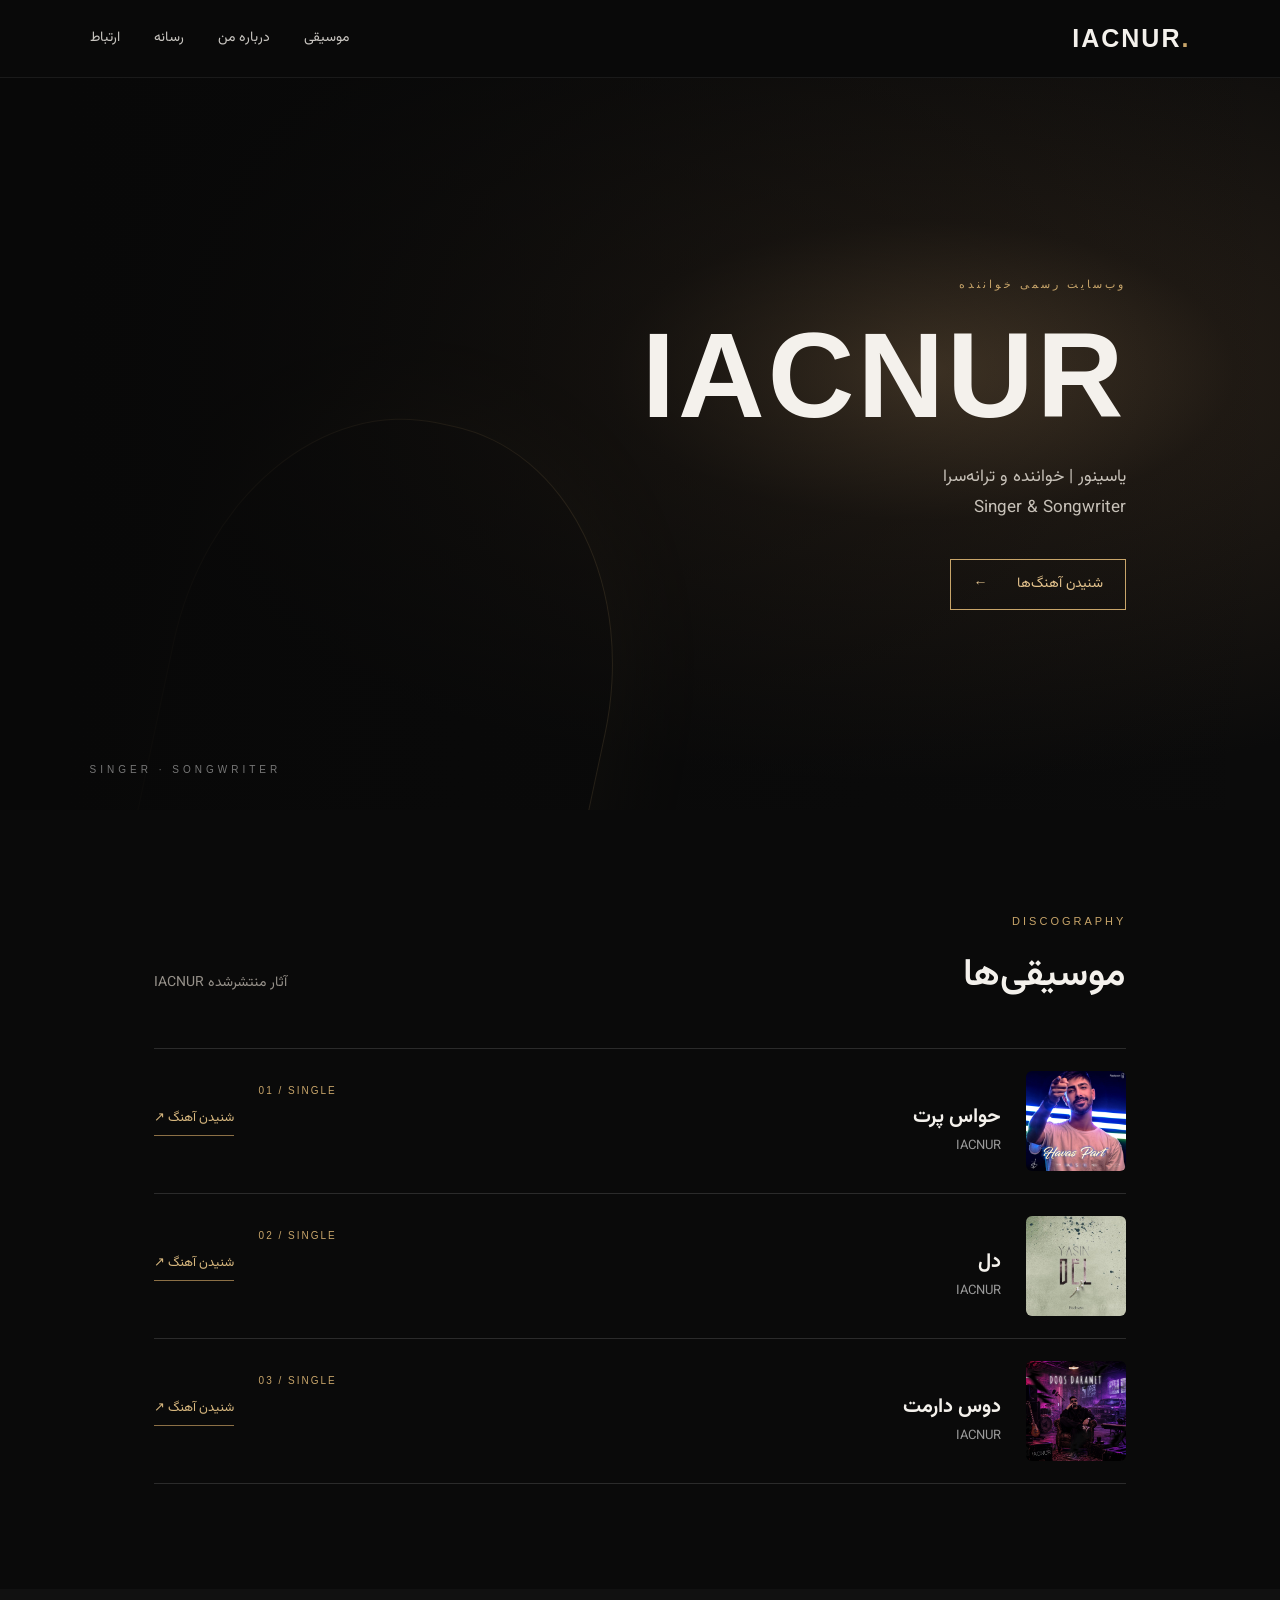
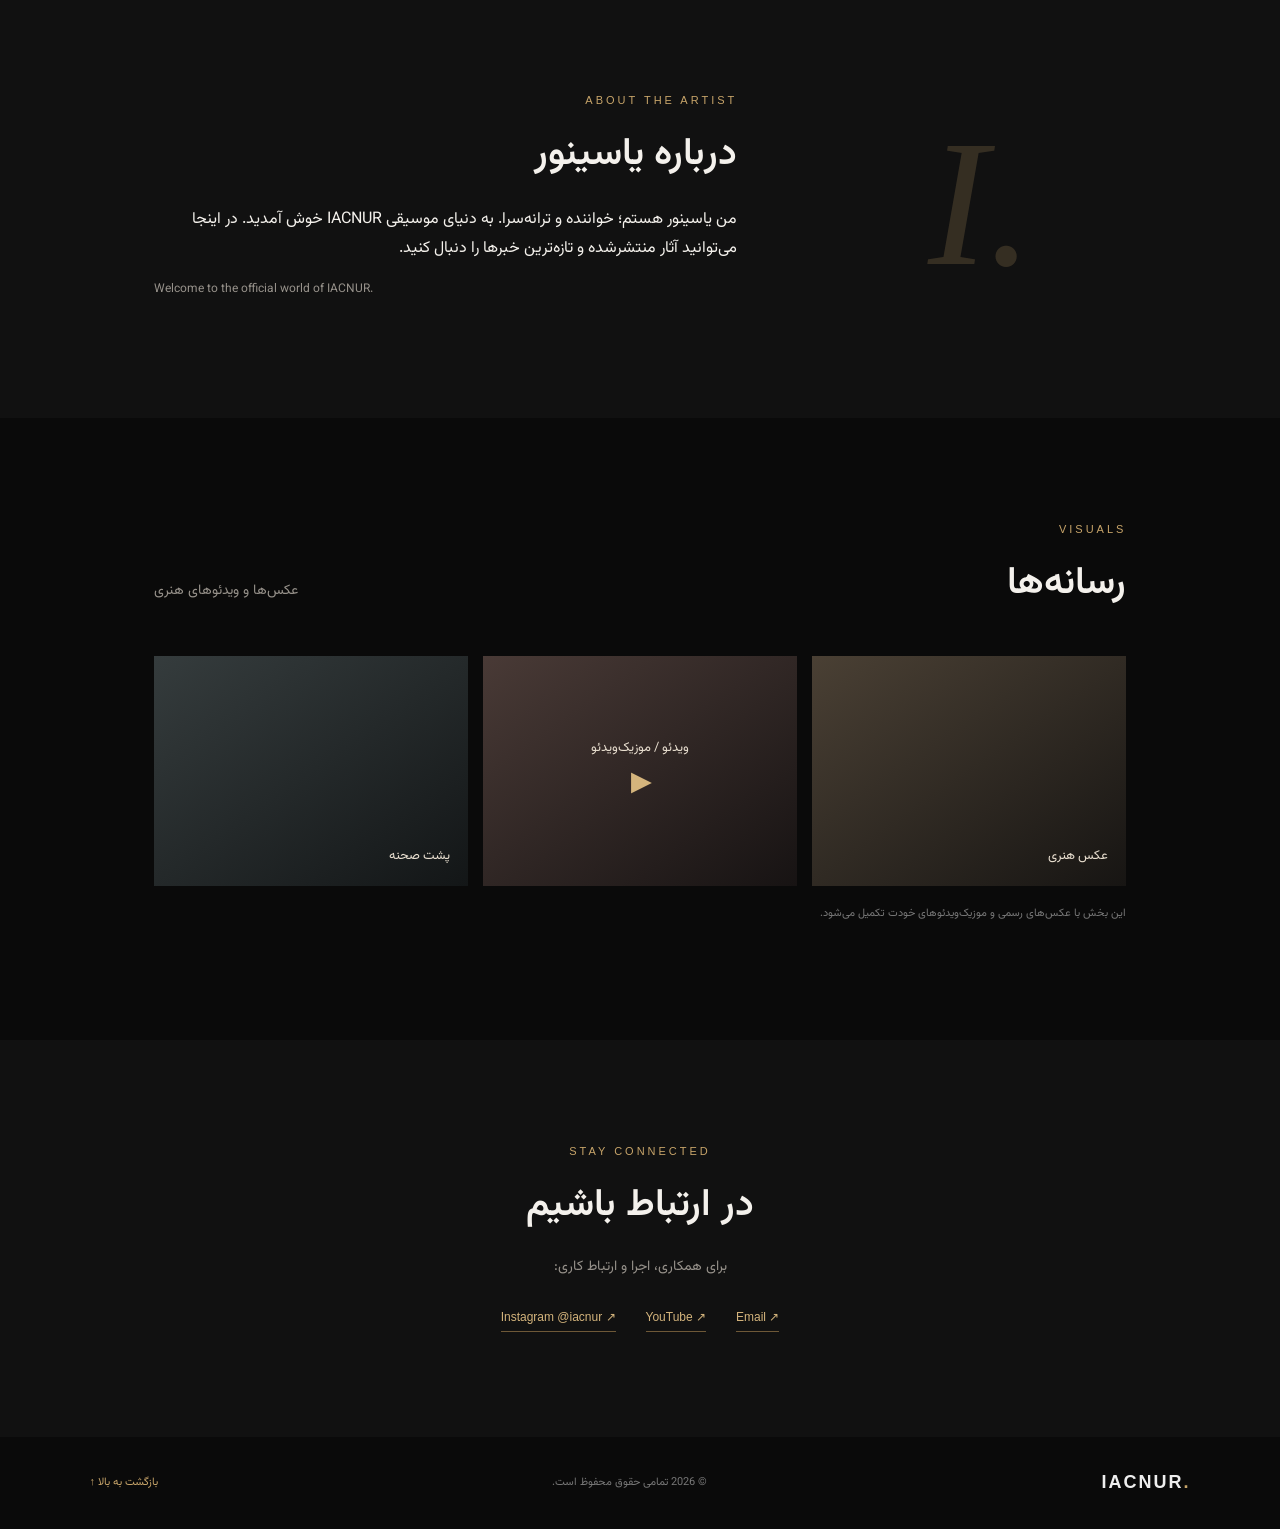
<file: index.html>
<!DOCTYPE html>

<html lang="fa" dir="rtl">

<head>

  <meta charset="UTF-8">

  <meta name="viewport" content="width=device-width, initial-scale=1">

  <meta name="theme-color" content="#090909">

  <title>یاسینور (IACNUR) | وب‌سایت رسمی خواننده و ترانه‌سرا</title>

  <meta name="description" content="وب‌سایت رسمی یاسینور (IACNUR)، خواننده و ترانه‌سرا. شنیدن آهنگ‌های حواس پرت، دل و دوس دارمت و دنبال کردن آثار رسمی.">

  <meta name="keywords" content="یاسینور, IACNUR, Yasin Noury, یاسین نوری, خواننده, ترانه سرا, حواس پرت, دل, دوس دارمت">

  <meta name="author" content="یاسینور - IACNUR">

  <meta name="robots" content="index, follow, max-image-preview:large">

  <link rel="canonical" href="https://iacnurr.github.io/iacnur/">

  <meta property="og:type" content="website">

  <meta property="og:locale" content="fa_IR">

  <meta property="og:site_name" content="IACNUR">

  <meta property="og:title" content="یاسینور (IACNUR) | وب‌سایت رسمی">

  <meta property="og:description" content="وب‌سایت رسمی یاسینور؛ خواننده و ترانه‌سرا. آثار منتشرشده و موسیقی IACNUR.">

  <meta property="og:url" content="https://iacnurr.github.io/iacnur/">

  <script type="application/ld+json">

  {

    "@context": "https://schema.org",

    "@type": "Person",

    "name": "یاسینور",

    "alternateName": ["IACNUR", "Yasin Noury", "یاسین نوری"],

    "jobTitle": ["خواننده", "ترانه‌سرا"],

    "url": "https://iacnurr.github.io/iacnur/",

    "sameAs": [

      "https://www.instagram.com/iacnur/"

    ]

  }

  </script>

  <link rel="preconnect" href="https://fonts.googleapis.com">

  <link rel="preconnect" href="https://fonts.gstatic.com" crossorigin>

  <link href="https://fonts.googleapis.com/css2?family=Vazirmatn:wght@300;400;500;600;700;800&display=swap" rel="stylesheet">

  <link rel="stylesheet" href="style.css">

</head>
<body>
  <header class="topbar">
    <a class="brand" href="#home" aria-label="صفحه اصلی">IACNUR<span>.</span></a>
    <button class="menu-toggle" aria-label="باز کردن منو" aria-expanded="false">☰</button>
    <nav id="nav">
      <a href="#music">موسیقی</a>
      <a href="#about">درباره من</a>
      <a href="#gallery">رسانه</a>
      <a href="#contact">ارتباط</a>
    </nav>
  </header>

  <main>
    <section class="hero" id="home">
      <div class="hero-shade"></div>
      <div class="hero-content">
        <p class="eyebrow">وب‌سایت رسمی خواننده</p>
        <h1>IACNUR</h1>
        <p class="hero-sub">یاسینور | خواننده و ترانه‌سرا<br><span dir="ltr">Singer &amp; Songwriter</span></p>
        <a class="primary-btn" href="#music">شنیدن آهنگ‌ها <span>←</span></a>
      </div>
      <div class="hero-note">SINGER · SONGWRITER</div>
    </section>

    <section class="section music-section" id="music">
      <div class="section-heading">
        <div><p class="eyebrow">DISCOGRAPHY</p><h2>موسیقی‌ها</h2></div>
        <p class="muted">آثار منتشرشده IACNUR</p>
      </div>
      <div class="tracks">
        <article class="track">
          <img class="song-cover" src="havas-part-cover.jpeg" alt="کاور رسمی آهنگ حواس پرت">
          <div class="track-info"><span class="track-number">01 / SINGLE</span><h3>حواس پرت</h3><p>IACNUR</p></div>
          <a class="listen" href="https://t.me/realyasn1/14" target="_blank" rel="noopener noreferrer" aria-label="شنیدن آهنگ حواس پرت">شنیدن آهنگ ↗</a>
        </article>
        <article class="track">
          <img class="song-cover" src="del-cover.jpeg" alt="کاور رسمی آهنگ دل">
          <div class="track-info"><span class="track-number">02 / SINGLE</span><h3>دل</h3><p>IACNUR</p></div>
          <a class="listen" href="https://t.me/realyasn1/36" target="_blank" rel="noopener noreferrer" aria-label="شنیدن آهنگ دل">شنیدن آهنگ ↗</a>
        </article>
        <article class="track">
          <img class="song-cover" src="doos-daramet-cover.jpeg" alt="کاور آهنگ دوس دارمت">
          <div class="track-info"><span class="track-number">03 / SINGLE</span><h3>دوس دارمت</h3><p>IACNUR</p></div>
          <a class="listen" href="https://t.me/realyasn1/47" target="_blank" rel="noopener noreferrer" aria-label="شنیدن آهنگ دوس دارمت">شنیدن آهنگ ↗</a>
        </article>
      </div>
    </section>

    <section class="about section" id="about">
      <div class="about-mark">I.</div>
      <div class="about-copy">
        <p class="eyebrow">ABOUT THE ARTIST</p>
        <h2>درباره یاسینور</h2>
        <p>من یاسینور هستم؛ خواننده و ترانه‌سرا. به دنیای موسیقی IACNUR خوش آمدید. در اینجا می‌توانید آثار منتشرشده و تازه‌ترین خبرها را دنبال کنید.</p>
        <p class="muted small" dir="ltr">Welcome to the official world of IACNUR.</p>
      </div>
    </section>

    <section class="section gallery-section" id="gallery">
      <div class="section-heading">
        <div><p class="eyebrow">VISUALS</p><h2>رسانه‌ها</h2></div>
        <p class="muted">عکس‌ها و ویدئوهای هنری</p>
      </div>
      <div class="gallery">
        <div class="gallery-card photo-placeholder"><span>عکس هنری</span></div>
        <div class="gallery-card video-placeholder"><span>ویدئو / موزیک‌ویدئو</span><b>▶</b></div>
        <div class="gallery-card studio-placeholder"><span>پشت صحنه</span></div>
      </div>
      <p class="hint">این بخش با عکس‌های رسمی و موزیک‌ویدئوهای خودت تکمیل می‌شود.</p>
    </section>

    <section class="contact section" id="contact">
      <p class="eyebrow">STAY CONNECTED</p>
      <h2>در ارتباط باشیم</h2>
      <p class="muted">برای همکاری، اجرا و ارتباط کاری:</p>
      <div class="socials">
        <a href="https://www.instagram.com/iacnur/" target="_blank" rel="noopener noreferrer" aria-label="اینستاگرام IACNUR">Instagram @iacnur ↗</a>
        <a href="#" aria-label="یوتیوب">YouTube ↗</a>
        <a href="mailto:hello@iacnur.com">Email ↗</a>
      </div>
    </section>
  </main>

  <footer><a class="brand" href="#home">IACNUR<span>.</span></a><p>© <span id="year"></span> تمامی حقوق محفوظ است.</p><a href="#home" class="back-top">بازگشت به بالا ↑</a></footer>
  <script src="script.js"></script>
</body>
</html>
</file>
<file: style.css>
*{box-sizing:border-box}html{scroll-behavior:smooth}body{margin:0;background:#0a0a0a;color:#f4f1ec;font-family:"Vazirmatn",sans-serif;line-height:1.8}a{color:inherit;text-decoration:none}.topbar{height:78px;padding:0 7%;display:flex;align-items:center;justify-content:space-between;background:#090909;position:sticky;top:0;z-index:10;border-bottom:1px solid #ffffff12}.brand{font-family:Arial,sans-serif;font-size:25px;font-weight:800;letter-spacing:2px;direction:ltr}.brand span{color:#c8a56a}.topbar nav{display:flex;gap:34px;font-size:14px;color:#c8c5c0}.topbar nav a:hover,.socials a:hover{color:#d4b47c}.menu-toggle{display:none;background:none;border:0;color:white;font-size:25px}.hero{min-height:640px;height:calc(90vh - 78px);max-height:850px;position:relative;display:flex;align-items:center;padding:0 12%;overflow:hidden;background:radial-gradient(ellipse at 72% 40%,#51412e 0,#201a14 24%,#0b0b0b 66%)}.hero:before{content:"";position:absolute;width:440px;height:560px;border:1px solid #c8a56a55;border-radius:48% 48% 8px 8px;left:13%;bottom:-170px;transform:rotate(12deg);box-shadow:0 0 100px #c8a56a18}.hero-shade{position:absolute;inset:0;background:linear-gradient(90deg,#080808 5%,transparent 100%)}.hero-content{position:relative;z-index:1;max-width:600px}.eyebrow{color:#c8a56a;letter-spacing:3px;font:11px Arial,sans-serif;margin:0 0 15px;direction:ltr;text-align:right}.hero h1{font-size:clamp(70px,12vw,150px);line-height:1.15;margin:0;font-weight:800}.hero-sub{font-size:17px;color:#c7c1b8;margin:18px 0 35px}.primary-btn{display:inline-flex;gap:30px;align-items:center;padding:12px 22px;border:1px solid #c8a56a;color:#e4c38d;font-size:14px}.primary-btn:hover{background:#c8a56a;color:#111}.hero-note{position:absolute;bottom:35px;left:7%;font:10px Arial;letter-spacing:4px;color:#777;direction:ltr}.section{padding:105px 12%;}.section-heading{display:flex;justify-content:space-between;align-items:end;margin-bottom:38px}.section h2,.contact h2{font-size:38px;margin:0;font-weight:600}.muted{color:#96918a;font-size:14px}.tracks{border-top:1px solid #ffffff22}.track{display:flex;align-items:center;gap:25px;padding:22px 0;border-bottom:1px solid #ffffff22}.cover{width:92px;height:92px;display:flex;align-items:center;justify-content:center;text-align:center;font-weight:800;font-size:20px;line-height:1.3;flex-shrink:0}.cover-one{background:linear-gradient(145deg,#8b7763,#27201b 70%);color:#f4e7d5}.cover-two{background:linear-gradient(145deg,#8b3e3d,#1c1112 75%);color:#f7d8d2;font-size:30px}.track-info{flex:1}.track-number{font:10px Arial;letter-spacing:2px;color:#c8a56a;direction:ltr;display:block}.track-info h3{font-size:20px;margin:3px 0 0}.track-info p{margin:0;color:#999;font-size:13px}.listen{font-size:13px;color:#d7b77e;border-bottom:1px solid #8c7046;padding-bottom:5px}.hint{font-size:11px;color:#777;margin-top:18px}.about{background:#111;display:grid;grid-template-columns:1fr 2fr;gap:10%;align-items:center}.about-mark{font:italic 180px Georgia;color:#c8a56a33;text-align:center;direction:ltr}.about-copy p:not(.eyebrow){max-width:620px}.small{font-size:12px}.gallery{display:grid;grid-template-columns:repeat(3,1fr);gap:15px}.gallery-card{height:230px;display:flex;align-items:end;justify-content:space-between;padding:18px;color:#e9dfd0;font-size:13px;background:linear-gradient(145deg,#4a4034,#171513)}.video-placeholder{background:linear-gradient(145deg,#493a36,#171313);align-items:center;justify-content:center;position:relative;flex-direction:column}.video-placeholder b{font-size:25px;color:#d4b47c}.studio-placeholder{background:linear-gradient(145deg,#353c3d,#131617)}.contact{text-align:center;background:#111}.contact .eyebrow{text-align:center}.contact h2{margin-bottom:10px}.socials{display:flex;justify-content:center;gap:30px;margin-top:30px;font:12px Arial;direction:ltr}.socials a{color:#d4b47c;border-bottom:1px solid #6e5837;padding-bottom:7px}footer{padding:25px 7%;display:flex;align-items:center;justify-content:space-between;color:#777;font-size:11px}footer .brand{color:#eee;font-size:18px}.back-top{color:#c8a56a}@media(max-width:700px){.topbar{height:65px;padding:0 6%}.menu-toggle{display:block}.topbar nav{display:none;position:absolute;top:65px;right:0;left:0;background:#101010;padding:20px 7%;flex-direction:column;gap:14px}.topbar nav.open{display:flex}.hero{height:600px;min-height:0;padding:0 8%;background:radial-gradient(ellipse at 80% 35%,#51412e 0,#201a14 28%,#0b0b0b 72%)}.hero:before{left:-80px;width:300px}.hero h1{font-size:82px}.hero-sub{font-size:14px}.section{padding:75px 7%}.section-heading{display:block}.section-heading .muted{margin-top:8px}.section h2,.contact h2{font-size:30px}.track{gap:14px}.cover{width:72px;height:72px;font-size:17px}.track-info h3{font-size:17px}.listen{font-size:11px;white-space:nowrap}.about{grid-template-columns:1fr;gap:0}.about-mark{font-size:100px}.gallery{grid-template-columns:1fr}.gallery-card{height:190px}footer{padding:22px 7%;gap:12px;flex-wrap:wrap}footer p{order:3;width:100%;text-align:center}.socials{gap:18px;flex-wrap:wrap}}
.cover-three{background:linear-gradient(145deg,#6f6650,#171612 75%);color:#f4e7c9;font-size:17px}
.hero h1{font-family:Arial,sans-serif;letter-spacing:3px;font-size:clamp(58px,10vw,120px)}

.song-cover{width:100px;height:100px;object-fit:cover;border-radius:6px;flex-shrink:0}
.track-featured{display:flex;align-items:center;gap:22px}
.track-info{flex:1}
@media(max-width:600px){.song-cover{width:76px;height:76px}.track-featured{gap:12px}}
</file>
